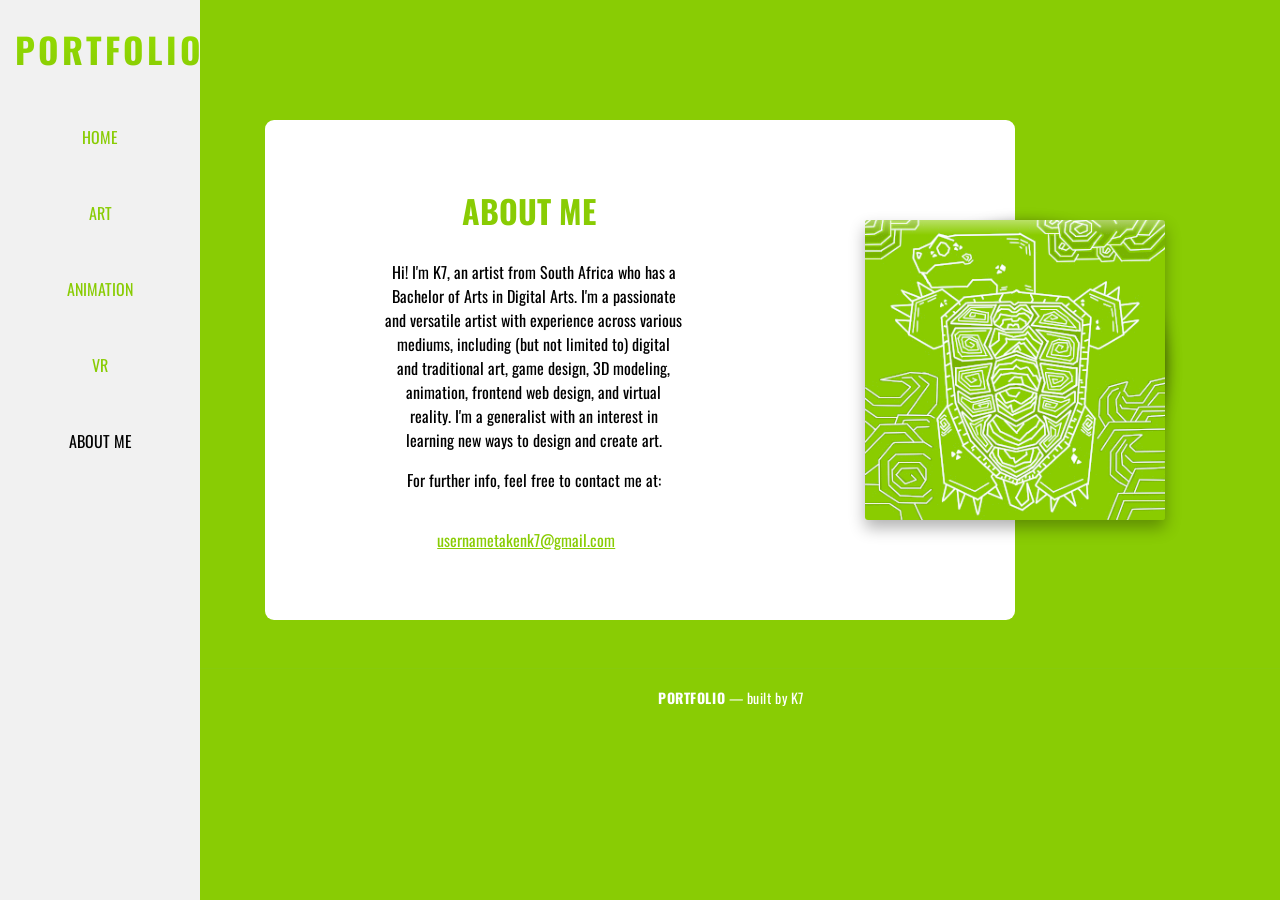
<file: ABOUTME/index.html>
<!DOCTYPE html>
<html lang="en">
<head>
  <meta charset="UTF-8" />
  <meta name="viewport" content="width=device-width, initial-scale=1.0" />
  <meta name="description" content="Portfolio Homepage" />
  <meta name="author" content="Kesavan Naicker" />
  <meta name="keywords" content="Portfolio, Art, VR, Animations, About Me, K7" />
  <title>Portfolio</title>

  <!--Favicon-->
  <link rel="icon" type="image/icon" href="../IMAGES/ICONS/Favicon 2.png" />


  <!-- FONTS -->
  <link rel="stylesheet" href="https://fonts.googleapis.com/css2?family=Oswald" />

  <!--CSS -->
  <link rel="stylesheet" href="../CSS/Main_Style.CSS" />
  <link rel="stylesheet" href="../CSS/Footer_Style.CSS" />
  <link rel="stylesheet" href="../CSS/AboutPage_Style.CSS"/>
  <link rel="stylesheet" href="../CSS/BurgerMenu_Style.CSS"/>


  <!-- GSAP -->
  <script src="https://cdnjs.cloudflare.com/ajax/libs/gsap/3.13.0/gsap.min.js"></script>

    <!--Javascripts-->
    <script type="module">
    import { initialise } from "../JavaScript/navMenu.js";
    // create the DOM markup for the menu items first
    document.addEventListener("DOMContentLoaded", () => initialise("ABOUT ME"));
  </script>
  <script type="module" src="../JavaScript/heroButton.js"></script>
  <script type="module" src="../JavaScript/vinylAlbum.js"></script>
  <script type="module" src="../JavaScript/burgerMenu.js"></script>


  
</head>

<body>
<header>
  <button type="button">
  <h1 class="textContainer">PORTFOLIO</h1>
  </button>
  <audio id="360Audio">
    <source src="../AUDIO/brat 360 Sound Bite.mp3" type="audio/mpeg">
    Your browser does not support the audio element.
  </audio>


  <!-- Burbger Menu -->
  <div class="hamburger-icon" id="icon">
    <div class="icon-1" id="a"></div>
    <div class="icon-2" id="b"></div>
    <div class="icon-3" id="c"></div>
    <div class="clear"></div>
  </div>
 </div> 

  <div class="overlay" id="curtain-overlay">
      <a href="../index.html">HOME</a>
      <a href="../ART/index.html">ART</a>
      <a href="../ANIMATIONS/index.html">ANIMATION</a>
      <a href="../VR/index.html">VR</a>
      <!-- <a href="./GAMES/index.html">GAMES</a> -->
      <a class="active" href="../ABOUTME/index.html">ABOUT ME</a>
      
  </div>


  <div class="slide-menu">
    <nav aria-hidden="true"></nav>
  </div>

  
</header>

  <main>

    <div class="about-me-container">

              <div class="K7-info">
                <div class="description">
                <h2>ABOUT ME</h2>
                <p>
                  <ul>
                  Hi! I'm K7, an artist from South Africa who has a Bachelor of Arts in Digital Arts. 
                  I'm a passionate and versatile artist with experience across various mediums, including (but not limited to) digital and traditional art, 
                  game design, 3D modeling, animation, frontend web design, and virtual reality. 
                  I'm a generalist with an interest in learning new ways to design and create art.
                  </ul>

                 <ul>
                 For further info,  feel free to contact me at:
                 </ul>
                 
                 <a href="mailto:usernametakenk7@gmail.com">usernametakenk7@gmail.com</a>
                </p>
              </div>
                </div>
              

<div class="audio-hover">

    <audio id="360Audio2">
    <source src="../AUDIO/360 sound bite 2.mp3" type="audio/mpeg">
    Your browser does not support the audio element.
   </audio>

          <button id="hover-btn" class="album" data-cover-url="../IMAGES/ALBUM/Album Cover Photo.jpg">
            <div class="cover">
              <img src="../IMAGES/ALBUM/Album Cover Photo.jpg" alt="Album Cover">
            </div>
               <div class="vinyl">
			           <div class="vinyl-cover"></div>
	  	         </div>
          </button>
           
</div>

               
          
    </div>


  </main>

<footer>
    <div class="footer-center">
      <strong>PORTFOLIO</strong> — built by K7
    </div>
</footer>





</body>
</html>
</file>
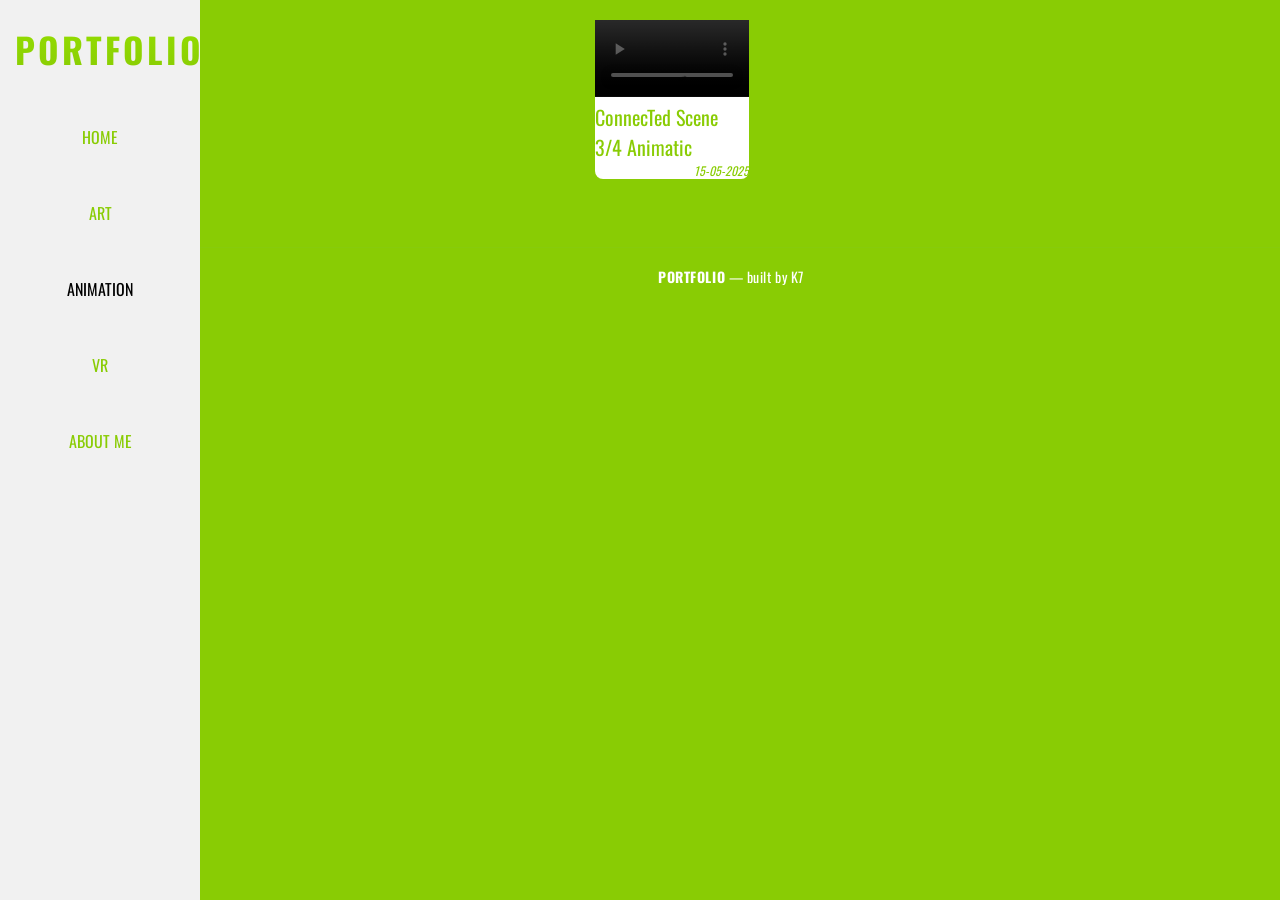
<file: ANIMATIONS/index.html>
<!DOCTYPE html>
<html lang="en">
<head>
  <meta charset="UTF-8" />
  <meta name="viewport" content="width=device-width, initial-scale=1.0" />
  <meta name="description" content="Portfolio Homepage" />
  <meta name="author" content="Kesavan Naicker" />
  <meta name="keywords" content="Portfolio, Art, VR, Animations, About Me, K7" />
  <title>Portfolio</title>

  <!--Favicon-->
  <link rel="icon" type="image/icon" href="../IMAGES/ICONS/Favicon 2.png" />


  <!-- FONTS -->
  <link rel="stylesheet" href="https://fonts.googleapis.com/css2?family=Oswald" />

  <!--CSS -->
  <link rel="stylesheet" href="../CSS/Main_Style.CSS" />
  <link rel="stylesheet" href="../CSS/Footer_Style.CSS" />
  <link rel="stylesheet" href="../CSS/Anim_Style.CSS"/>
  <link rel="stylesheet" href="../CSS/BurgerMenu_Style.CSS"/>


  <!-- GSAP -->
  <script src="https://cdnjs.cloudflare.com/ajax/libs/gsap/3.13.0/gsap.min.js"></script>

    <!--Javascripts-->
    <script type="module">
    import { initialise } from "../JavaScript/navMenu.js";
    // create the DOM markup for the menu items first
    document.addEventListener("DOMContentLoaded", () => initialise("ANIMATION"));
  </script>
  <script type="module" src="../JavaScript/heroButton.js"></script>
  <script type="module" src="../JavaScript/burgerMenu.js"></script>

  
</head>

<body>
<header>
  <button type="button">
  <h1 class="textContainer">PORTFOLIO</h1>
  </button>
  <audio id="360Audio">
    <source src="../AUDIO/brat 360 Sound Bite.mp3" type="audio/mpeg">
    Your browser does not support the audio element.
  </audio>

  <nav>
    
  </nav>

  <!-- Burbger Menu -->
  <div class="hamburger-icon" id="icon">
    <div class="icon-1" id="a"></div>
    <div class="icon-2" id="b"></div>
    <div class="icon-3" id="c"></div>
    <div class="clear"></div>
  </div>
 </div> 

  <div class="overlay" id="curtain-overlay">
      <a href="../index.html">HOME</a>
      <a href="../ART/index.html">ART</a>
      <a class="active" href="../ANIMATIONS/index.html">ANIMATION</a>
      <a href="../VR/index.html">VR</a>
      <!-- <a href="./GAMES/index.html">GAMES</a> -->
      <a href="../ABOUTME/index.html">ABOUT ME</a>
      
  </div>
  

</header>

<main>

  <div class="videoGallery">

   <!-- Video Container/Card -->
    <div class="videoCard">
      <div class="videoWrapper">
        <video controls muted loop>
          <source src="../VIDEOS/ANIMATIC/Animation_010001-1010.mp4" type="video/mp4" />
        </video>
      </div>
      <div class="videoInfo">
        <div class="title">ConnecTed Scene 3/4 Animatic</div>
        <div class="date">15-05-2025</div>
      </div>
    </div>

    



  </div>



</main>

<footer>
    <div class="footer-center">
      <strong>PORTFOLIO</strong> — built by K7
    </div>
</footer>





</body>
</html>
</file>
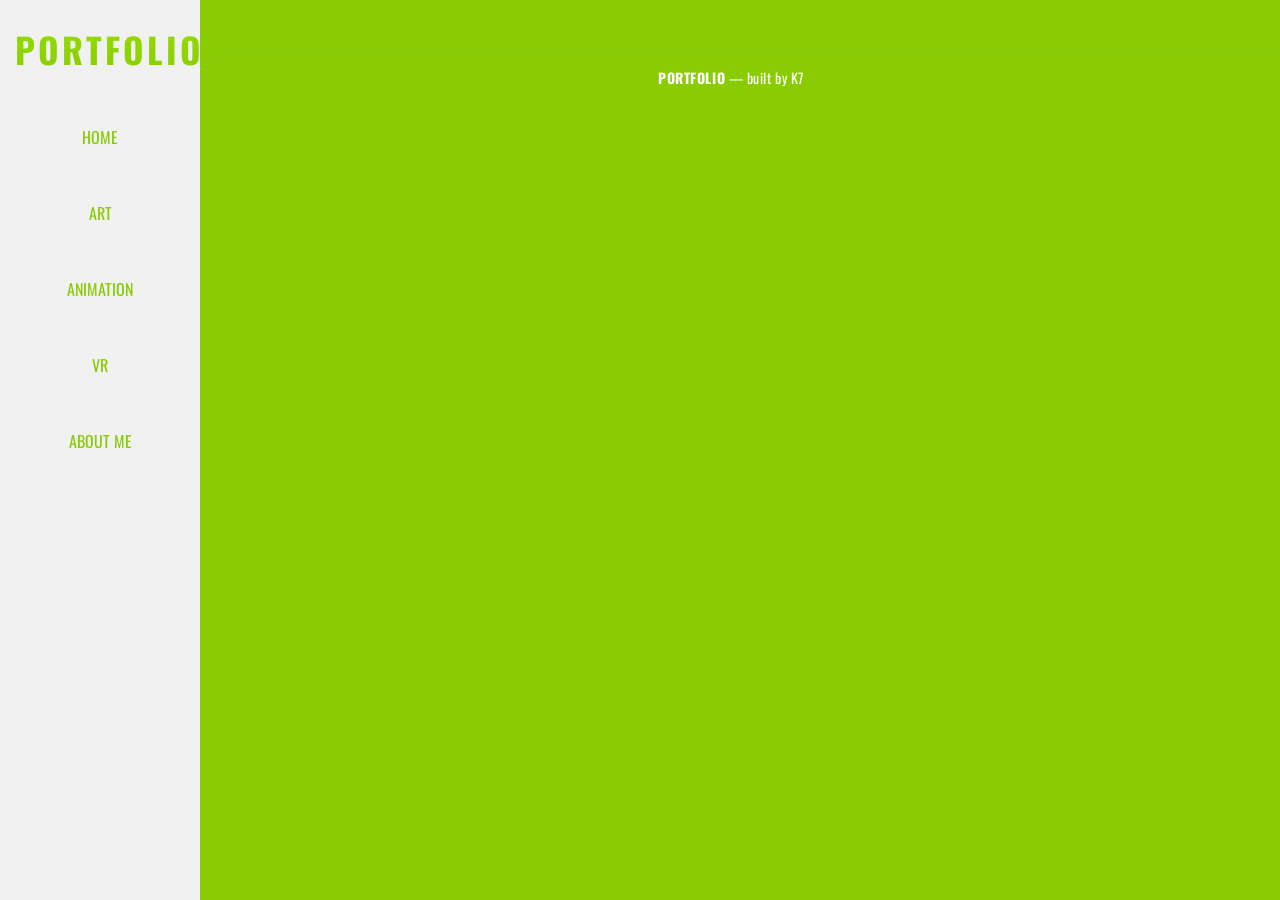
<file: GAMES/index.html>
<!DOCTYPE html>
<html lang="en">
<head>
  <meta charset="UTF-8" />
  <meta name="viewport" content="width=device-width, initial-scale=1.0" />
  <meta name="description" content="Portfolio Homepage" />
  <meta name="author" content="Kesavan Naicker" />
  <meta name="keywords" content="Portfolio, Art, VR, Animations, About Me, K7" />
  <title>Portfolio</title>

  <!--Favicon-->
  <link rel="icon" type="image/icon" href="../IMAGES/ICONS/Favicon 2.png" />


  <!-- FONTS -->
  <link rel="stylesheet" href="https://fonts.googleapis.com/css2?family=Oswald" />

  <!--CSS -->
  <link rel="stylesheet" href="../CSS/Main_Style.CSS" />
  <link rel="stylesheet" href="../CSS/Footer_Style.CSS" />

  <!-- GSAP -->
  <script src="https://cdnjs.cloudflare.com/ajax/libs/gsap/3.13.0/gsap.min.js"></script>

    <!--Javascripts-->
    <script type="module">
    import { initialise } from "../JavaScript/navMenu.js";
    // create the DOM markup for the menu items first
    document.addEventListener("DOMContentLoaded", () => initialise("GAMES"));
  </script>
  <script type="module" src="../JavaScript/heroButton.js"></script>


  
</head>

<body>
<header>
  <button type="button">
  <h1 class="textContainer">PORTFOLIO</h1>
  </button>
  <audio id="360Audio">
    <source src="../AUDIO/brat 360 Sound Bite.mp3" type="audio/mpeg">
    Your browser does not support the audio element.
  </audio>

  <!-- Burbger Menu -->
  <!-- <h2>
    <button class="hamburgBtn" id="menuButton" aria-controls="siteMenu" aria-expanded="false" aria-label="Toggle menu">
      <svg class="burger" viewBox="0 0 24 24" width="36" height="36" aria-hidden="true" focusable="false">
        <path id="barTop"    d="M4 6 L20 6"  fill="none" stroke="currentColor" stroke-linecap="round" stroke-width="2.6"/>
        <path id="barMid"    d="M4 12 L20 12" fill="none" stroke="currentColor" stroke-linecap="round" stroke-width="2.6"/>
        <path id="barBottom" d="M4 18 L20 18" fill="none" stroke="currentColor" stroke-linecap="round" stroke-width="2.6"/>
      </svg>
    </button>
  </h2> -->


  <div class="slide-menu">
    <nav aria-hidden="true"></nav>
  </div>

  
</header>

  <main>


  </main>

<footer>
    <div class="footer-center">
      <strong>PORTFOLIO</strong> — built by K7
    </div>
</footer>





</body>
</html>
</file>
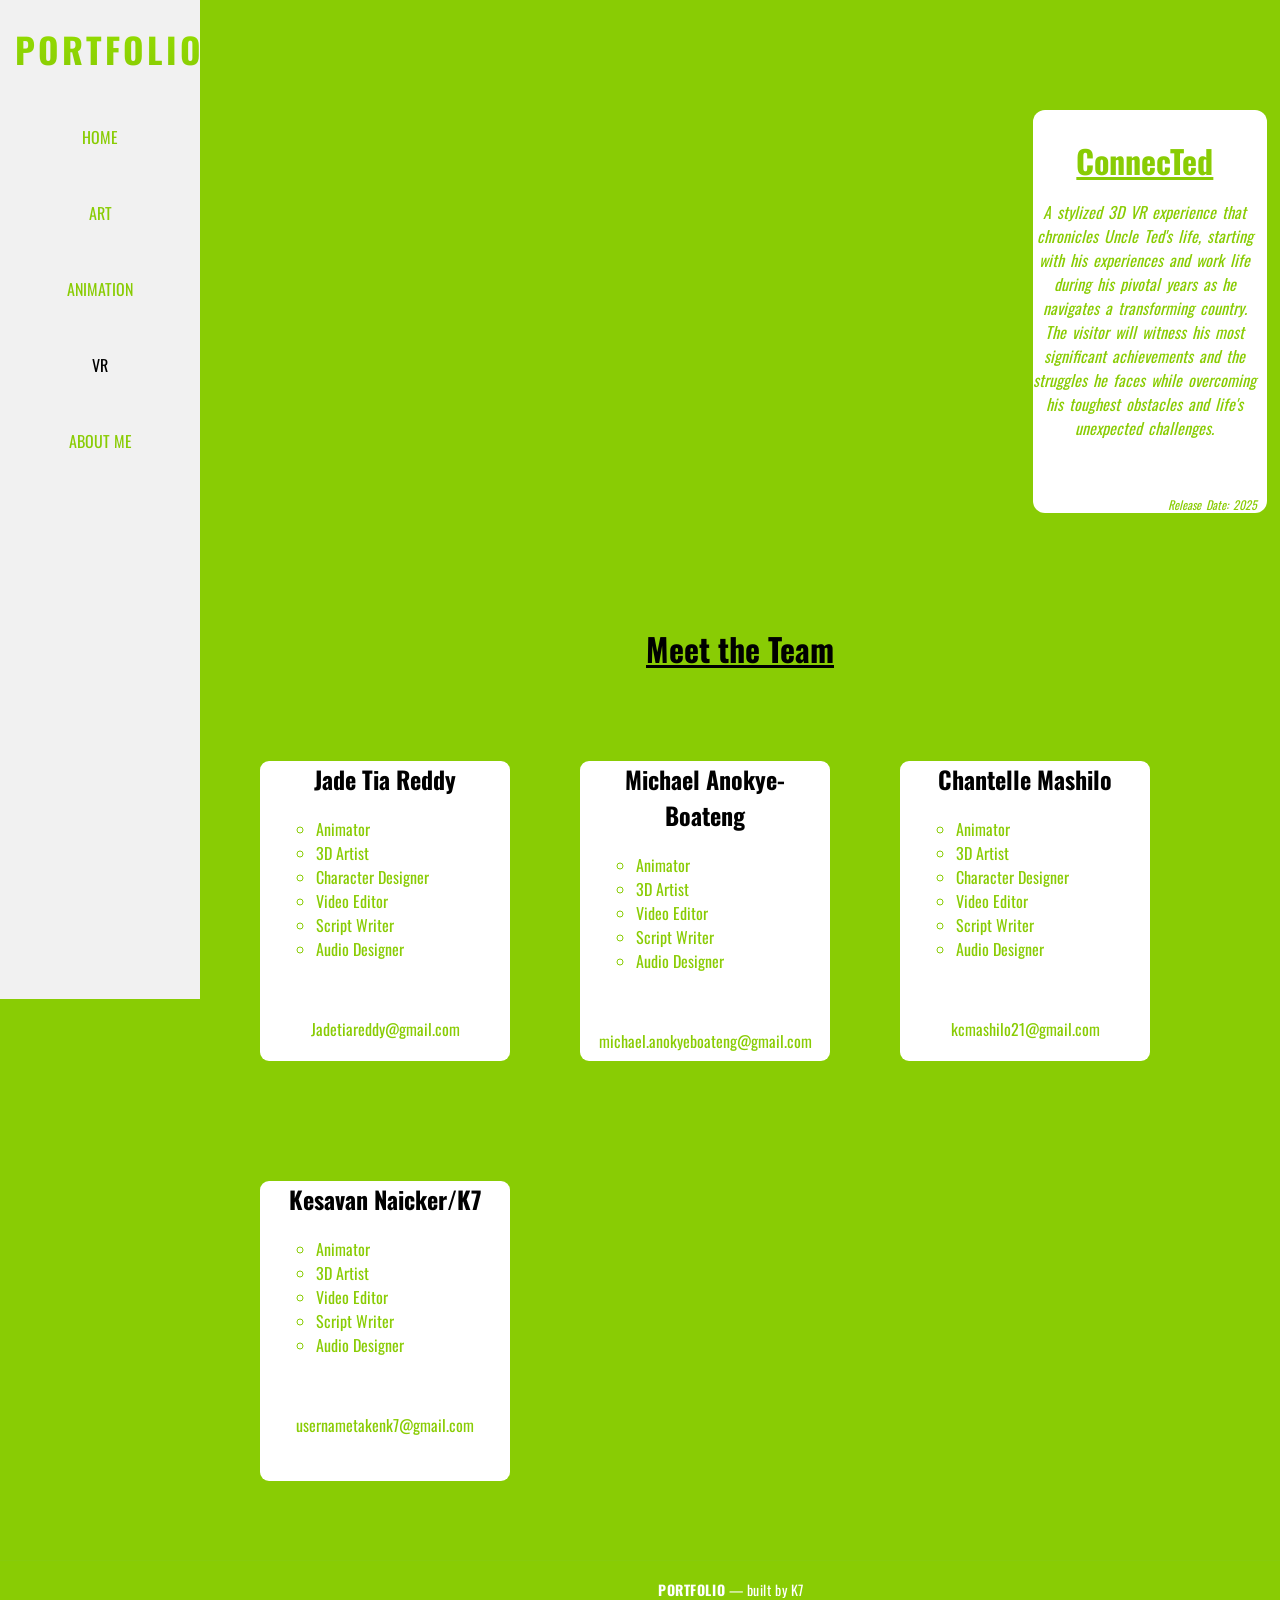
<file: VR/ConnecTedVR.html>
<!DOCTYPE html>
<html lang="en">
<head>
  <meta charset="UTF-8" />
  <meta name="viewport" content="width=device-width, initial-scale=1.0" />
  <meta name="description" content="Portfolio Homepage" />
  <meta name="author" content="Kesavan Naicker" />
  <meta name="keywords" content="Portfolio, Art, VR, Animations, About Me, K7" />
  <title>ConnecTed VR</title>

  <!--Favicon-->
  <link rel="icon" type="image/icon" href="../IMAGES/ICONS/Favicon 2.png" />


  <!-- FONTS -->
  <link rel="stylesheet" href="https://fonts.googleapis.com/css2?family=Oswald" />

  <!--CSS -->
  <link rel="stylesheet" href="../CSS/Main_Style.CSS" />
  <link rel="stylesheet" href="../CSS/Footer_Style.CSS" />
  <link rel="stylesheet" href="../CSS/VRVideo_Style.CSS" />
  <link rel="stylesheet" href="../CSS/BurgerMenu_Style.CSS" />


  <!-- GSAP -->
  <script src="https://cdnjs.cloudflare.com/ajax/libs/gsap/3.13.0/gsap.min.js"></script>

    <!--Javascripts-->
    <script type="module">
    import { initialise } from "../JavaScript/navMenu.js";
    // create the DOM markup for the menu items first
    document.addEventListener("DOMContentLoaded", () => initialise("VR"));
  </script>
  <script type="module" src="../JavaScript/heroButton.js"></script>
  <script type="module" src="../JavaScript/burgerMenu.js"></script>


  
</head>

<body>
<header>

  <button type="button">
  <h1 class="textContainer">PORTFOLIO</h1>
  </button>
  <audio id="360Audio">
    <source src="../AUDIO/brat 360 Sound Bite.mp3" type="audio/mpeg">
    Your browser does not support the audio element.
  </audio>


  <!-- Burbger Menu -->
  <div class="hamburger-icon" id="icon">
    <div class="icon-1" id="a"></div>
    <div class="icon-2" id="b"></div>
    <div class="icon-3" id="c"></div>
    <div class="clear"></div>
  </div>
 </div> 

  <div class="overlay" id="curtain-overlay">
      <a href="../index.html">HOME</a>
      <a href="../ART/index.html">ART</a>
      <a href="../ANIMATIONS/index.html">ANIMATION</a>
      <a class="active" href="../VR/index.html">VR</a>
      <!-- <a href="./GAMES/index.html">GAMES</a> -->
      <a href="../ABOUTME/index.html">ABOUT ME</a>
      
  </div>


  <div class="slide-menu">
    <nav aria-hidden="true"></nav>
  </div>

  
</header>

  <main>
    <div class="video-description-container">
    <iframe width="560" height="315"
     src="https://www.youtube.com/embed/bq21fjhNz_8?si=fkV2w9pHbIfKx-V9" title="YouTube video player" frameborder="0" allow="accelerometer; autoplay; clipboard-write; encrypted-media; gyroscope; picture-in-picture; web-share; " referrerpolicy="strict-origin-when-cross-origin" allowfullscreen>
    </iframe>

    <div class="description">
        <h2 class="title"> ConnecTed  </h2>
            <p class="synopsis">
               A stylized 3D VR experience that chronicles Uncle Ted's life, starting with his experiences and work life during his pivotal years as he navigates a transforming country.
               The visitor will witness his most significant achievements and the struggles he faces while overcoming his toughest obstacles and life's unexpected challenges.
            </p>
            <a class="release-date">Release Date:  2025</a>
    </div>
    </div>


    <div id="teamCards" >
        <h3 class="team-title">Meet the Team</h3>
    <div class="row">
         <div class="column">
           <div class="card">
              <div class="container">
                   <h2>Jade Tia Reddy</h2>
                      <ul class="role">
                        <li>Animator</li>
                        <li>3D Artist</li>
                        <li>Character Designer</li>
                        <li>Video Editor</li>
                        <li>Script Writer</li>
                        <li>Audio Designer</li>
                      </ul>
                      <a href="mailto:Jadetiareddy@gmail.com">Jadetiareddy@gmail.com</a>
                </div>
            </div>
         </div>
  

         <div class="column">
           <div class="card">
              <div class="container">
                   <h2>Michael Anokye-Boateng</h2>
                     <ul class="role">
                        <li>Animator</li>
                        <li>3D Artist</li>
                        <li>Video Editor</li>
                        <li>Script Writer</li>
                        <li>Audio Designer</li>
                     </ul>
                      <a href="mailto:michael.anokyeboateng@gmail.com">michael.anokyeboateng@gmail.com</a>
                </div>
            </div>
         </div>
  

         <div class="column">
           <div class="card">
              <div class="container">
                   <h2>Chantelle Mashilo</h2>
                      <ul class="role">
                        <li>Animator</li>
                        <li>3D Artist</li>
                        <li>Character Designer</li>
                        <li>Video Editor</li>
                        <li>Script Writer</li>
                        <li>Audio Designer</li>
                      </ul>
                      <a href="mailto:kcmashilo21@gmail.com">kcmashilo21@gmail.com</a>
                </div>
            </div>
         </div>
  

         <div class="column">
           <div class="card">
              <div class="container">
                   <h2>Kesavan Naicker/K7</h2>
                    <ul class="role">
                        <li>Animator</li>
                        <li>3D Artist</li>
                        <li>Video Editor</li>
                        <li>Script Writer</li>
                        <li>Audio Designer</li>
                      </ul>
                      <a href="mailto:usernametakenk7@gmail.com">usernametakenk7@gmail.com</a>
                </div>
            </div>
         </div>
 

    </div>
    

  



  </main>

<footer>
    <div class="footer-center">
      <strong>PORTFOLIO</strong> — built by K7
    </div>
</footer>





</body>
</html>
</file>
<file: CSS/Main_Style.CSS>
body{

    background-color: #89cc04;
    font-family: "Oswald", sans-serif;
    margin: 0;
    padding: 0;
}

main{
    display: flex;
    flex-direction: column;
    align-items: center;
    justify-content: center;

}

h1{
    color: #89cc04;
    font-family: "Oswald", sans-serif;
    text-align: center;
    margin-left: 15px;
    font-size: 35px;
    letter-spacing: 3px;
}

.textContainer {
  text-decoration: none;
  -webkit-background-clip: text;
  -webkit-text-fill-color: transparent;
  background-image: linear-gradient(0deg, #89cc04, #94de00 50%, #080808 0);
  background-size: 100% 200%;
  background-position: 100% 0%;
  color: #080808;
}

.hamburger-icon{
  color: #89cc04;
  display: none;
}

button {
    background: none;
    border: none;
    padding: 0;
    cursor: pointer;
}

h1:hover {
  animation: pulse-zoom 3s ease-in-out infinite;
  cursor: pointer; 
}

/* The side navigation menu */
.slide-menu, header {
  margin: 0;
  padding: 0;
  width: 200px;
  background-color: #f1f1f1;
  position: fixed;
  height: 100%;
  overflow: auto;
  overflow-x: hidden; /* Disable horizontal scroll */
}

/* Sidebar links */
.slide-menu a {
  display: block;
  color: #89cc04;
  padding: 26px;
  text-align: center;
  text-decoration: none;
}

.slide-menu a:hover:not(.active) {
  color: #000000;
  text-transform: lowercase; /* lowercase only on hover, not active */
  letter-spacing: 2px;
  animation: bounce 0.5s ease-in-out;
}

.slide-menu a.active {
  color: #000000;
  text-transform: uppercase;
}

ul.slide-menu-list {
  list-style-type: none;
  padding: 0;
  margin: 0;
}



/* Page content. The value of the margin-left property should match the value of the sidebar's width property */
div.content {
  margin-left: 200px;
  padding: 1px 16px;
  height: 1000px;
}

@keyframes bounce {
  0%, 100% { transform: translateY(0); }
  50% { transform: translateY(-5px); }
}

@keyframes pulse-zoom {
  0% { transform: scale(1); }
  50% { transform: scale(1.05); }
  100% { transform: scale(1); }
}


/* Responsiveness */
@media (max-width: 650px) {



main{
    display: grid;
    align-items: center;
    justify-content: center;

}

header{
  width: 100%;
  position: fixed;
  top: 0;
  left: 0;
  z-index: 999; /* Ensures it is on top */
}

h1{
    color: #000000;
    font-family: "Oswald", sans-serif;
    font-size: 30px;
    letter-spacing: 3px;
}

.head-Container{

  display: flex;
  align-items: center;
  justify-content: space-between;
  width: 100%;

}

.hamburger-icon{
  display: flex;
}


.textContainer {
  text-decoration: none;
  -webkit-background-clip: text;
  -webkit-text-fill-color: transparent;
  background-image: linear-gradient(0deg, #89cc04, #94de00 50%, #080808 0);
  background-size: 100% 200%;
  background-position: 100% 0%;
  color: #080808;
  z-index: 999; /* Ensures it is on top */

}

button {
    background: none;
    border: none;
    padding: 0;
    cursor: pointer;
}

h1:hover {
  animation: none;
}

/* The side navigation menu */
.slide-menu, header {
  margin: 0;
  padding: 0;
  background-color: #f1f1f1;
  height: auto;
  z-index: 999; /* Ensures it is on top */

}

/* Sidebar links */
.slide-menu a {
  display: none;
}


ul.slide-menu-list {
 display: none;
}
 



}
</file>
<file: CSS/Footer_Style.CSS>
footer {
  width: 100%;
  box-sizing: border-box;
  padding: 18px;
  padding-left: 200px;
  display: flex;
  align-items: center;
  justify-content: center;
  color: #ffffff;
  font-family: "Oswald", system-ui, sans-serif;
  font-size: 14px;
  letter-spacing: 0.04em;
  margin-top: 48px;
  background: transparent;
  border-top: 1px solid rgba(92,172,199,0.04);
  z-index: 10;
}


.footer-center .note {
  text-align: right;
  opacity: 0.9;
}

/* mobile tweak */
@media (max-width: 650px) {

  footer{
  width: 100%;
  padding: 18px;
  display: flex;
  align-items: center;
  justify-content: center;
  color: #ffffff;
  background: transparent;
  border-top: 1px solid rgba(92,172,199,0.04);
  z-index: 10;
  }

  
}
</file>
<file: CSS/AboutPage_Style.CSS>
.about-me-container {
  display: flex;
  justify-content: center; /* Center the container horizontally */
  align-items: flex-start; /* Align items to the top */
  box-sizing: border-box;
  padding-top: 120px;
  text-align: center;
  flex-wrap: wrap; /* Allow wrapping on smaller screens if needed */
  position: relative;
}

.album {
	--album-size: 300px; /* Base size */
	--vinyl-size: 280px; /* Base vinyl size */
	--border-radius: 3px; /* Border radius */
	--cover-translate: -10px; /* Translation for hover */
	--cover-rotate: -2deg; /* Rotation for hover */
	--vinyl-translate: 50%; /* Vinyl translation for hover */
	--vinyl-rotate: 360deg; /* Vinyl rotation for hover */

  position: absolute;
  width: var(--album-size);
  height: var(--album-size);
  margin: 1rem 100px;
  top: 220px;
  left: 600px;
  margin: 0;
  padding: 0;

    
    

}

	.cover {
		position: relative;
		width: 100%;
		height: 100%;
		border-radius: var(--border-radius);
		overflow: hidden;
		box-shadow: 0 8px 16px rgba(0, 0, 0, 0.3);
		z-index: 2;
		transition: transform 0.5s ease-in-out; 
    }

		img {
			width: 100%;
			height: 100%;
			object-fit: cover;
		}

.cover::before {
  content: '';
  position: absolute;
  top: 0;
  left: 0;
  width: 100%;
  height: 10%;
  background: linear-gradient(to bottom, rgba(255, 255, 255, 0.4) 1%, transparent 50%);
  pointer-events: none;
  z-index: 3;
}

.cover::after {
  content: '';
  position: absolute;
  top: 0;
  left: 0;
  width: 100%;
  height: 100%;
  pointer-events: none;
  z-index: 3;
}
	

	.vinyl {
		position: absolute;
		top: 05px;
		
		right: 0;
		width: var(--vinyl-size);
		height: var(--vinyl-size);
		border-radius: 50%;
		background: 
			conic-gradient(from 50deg at 50% 50%, 
				transparent 46%, 
				rgba(255, 255, 255, 0.1) 48%, 
				rgba(255, 255, 255, 0.15) 51%, 
				transparent 56%),
			conic-gradient(from 225deg at 50% 50%, 
				transparent 46%, 
				rgba(255, 255, 255, 0.1) 48%, 
				rgba(255, 255, 255, 0.15) 51%, 
				transparent 56%),
			repeating-radial-gradient(circle, 
				rgba(120, 120, 120, 0.1) 0%, 
				rgba(192, 192, 192, 0.01) 1px, 
				transparent 1px, 
				transparent 4px),
			black;
		display: flex;
		justify-content: center;
		align-items: center;
		transition: transform 0.5s ease-in-out;
		box-shadow: 0 0 15px rgba(0, 0, 0, 0.5);
		z-index: 1;
    }

		.vinyl-cover {
			width: calc(var(--vinyl-size) / 2.8);
			height: calc(var(--vinyl-size) / 2.8);
			background-size: cover;
			background-position: center;
			border-radius: 50%;
			box-shadow: 0 0 0 5px black;
		}
	

	.album:hover .cover{
		transform: translateX(var(--cover-translate)) rotate(var(--cover-rotate));
	}

	.album:hover .vinyl{
		transform: translateX(var(--vinyl-translate)) rotate(var(--vinyl-rotate));
		
	}

.album.open {
	.cover {
		transform: translateX(var(--cover-translate)) rotate(var(--cover-rotate));
	}

	.vinyl {
       animation: spinThat 5s linear infinite;
	}
}


.description{
  width: 45%;
  height: 85%;
  padding-left: 80px;
  margin-top: 40px; /* moves it down within the container */
  border-color: black;
  position: relative;
  overflow: hidden;

}


.description h2{
  font-family: 'Oswald';
  font-size: 2em;
  text-align: center;
  padding-left: 30px;
  color: #89cc04;

}


.K7-info{
  background-color: rgb(255, 255, 255);
  color: #000;
  border-radius: 9px;
  width: 750px;
  height: 500px;
  pointer-events: none; /* Prevent interaction with the container */
}

.K7-info p{
  font-size: 0.8em;
  color: #000000; /* text color */
  text-align: center;
  font: 16px "Oswald", sans-serif;
  box-sizing: content-box;


}

a{
  color: #89cc04;
  text-align: center;
  display: flex;
  justify-content: center;
  align-items: center;
  padding-top: 20px;
  padding-left: 25px;
  pointer-events: visible;
}


@keyframes spinThat {
	0% {
		transform: rotate(0deg);
	}
	100% {
		transform: rotate(360deg);
	}
}

/* Responsiveness */
@media (max-width: 650px) {

.about-me-container {
  display: flex;
  justify-content: center; /* Center the container horizontally */
  align-items: flex-start; /* Align items to the top */
  box-sizing: border-box;
  text-align: center;
  flex-wrap: wrap; /* Allow wrapping on smaller screens if needed */
  position: relative;
}


.K7-info{
  background-color: rgb(255, 255, 255);
  color: #000;
  border-radius: 9px;
  width: 80%;
  height: auto;
  pointer-events: none; /* Prevent interaction with the container */
}

.description{
  width: 90%;
  height: auto;
  padding-left: 0px;
  margin-top: 0px; /* moves it down within the container */
  border-color: black;
  position: relative;
  overflow: hidden;

}

.description p{
	padding-top: 200px;
}

.description h2{
  font-family: 'Oswald';
  font-size: 2em;
  text-align: center;
  padding-left: 30px;
  color: #89cc04;

}


  .album{
	
  position: absolute;
  width: 40%;
  height: auto;
  top: 25%;
  left: 30%;
  margin: 0;
  padding: 0;
  touch-action: none;


  }

  .album.open{
	display: none;
	  touch-action: none;

  }

  .album:hover{
	display: none;
	  touch-action: none;

	
  }


 .vinyl{
	display: none;
}

}
</file>
<file: CSS/BurgerMenu_Style.CSS>
.icon-1, .icon-2, .icon-3 {
    position: absolute;
    left: 25%;
    top: 50%;
    width: 32px;
    height: 4.5px;
    border-radius: 3px;
    background-color: #89CC04;
    transition: all 400ms cubic-bezier(.84,.06,.52,1.8);
}

.icon-1 {
  transform: translateY(-8px);
  animation-delay: 100ms;
}

.icon-3 {
  transform: translateY(8px);
  animation-delay: 250ms;
}

.hamburger-icon {
  position: absolute;
  height: 66px;
  width: 60px;
  top: 10%;
  left: 85%;
  z-index: 1000;
  cursor: pointer;
  border-radius: 50%;
  transition: all 0.2s ease-in-out;
  overflow: hidden;
}

.icon-1.a {
  transform: rotate(40deg);
  background-color: #ffffff;

}
.icon-3.b {
  transform: rotate(-40deg);
  background-color: #ffffff;

}
.icon-2.c {
  opacity: 0;
}

.clear {
  clear: both;
}

@keyframes slideIn {
  0% {
    width: 0%;
    transform: scale(.3);
    opacity: 0;
  }
  
  100% {
    width: 50%;
   transform:scale(1);
    opacity: 1;
  }
}


@keyframes shotup {
  0% {
    transform: translateY(300%) ;
    opacity: 0;
  }
  90% {
    transform: translateY(-50px);
  }
  100% {
    transform: translateY(0%) ;
    opacity: 1;
  }
}

@keyframes slideDownBounce {
    0% {
    top: 70px; /* start above the view */
    opacity: 0;
  }
  60% {
    top: 150px; /* move slightly below final position for bounce */
    opacity: 1;
  }
  80% {
    top: 100px; /* bounce back above final position */
  }
  100% {
    top: 120px; /* final position */
    opacity: 1;

  }
}

.overlay {
  position: fixed;
  top: 9%;
  left: 0;
  background: #000000;
  height: 0%;
  width: 100%;
  transition: all 500ms cubic-bezier(.62,.04,.3,1.8);
  transition-delay: 50ms;
  z-index: -999;
  opacity: 1;
}

.overlay  a{
  display: none;

}

.overlay.slide {
  height: 100%;
  opacity: 1;
  
}

header {
  transition: background-color 0.5s ease;
}


body.overlay-active header {
  background-color: #000000;
}

/* When overlay is inactive: delay before changing back */
body.overlay-inactive header {
  background-color: #ffffff;
  transition-delay: 100s; 
}

.overlay.slide a {
  display: flex;
  justify-content: center;
  align-items: center;
  color: #89cc04;
  font-family: "Oswald", sans-serif;
  font-size: 28px;
  font-weight: bold;
  letter-spacing: 3px;
  padding: 26px;
  text-decoration: none;
  position: relative;
  top: 120px;
  margin: 0;  
  /* Animate with bounce effect */
  animation: slideDownBounce 600ms ease-out forwards;
  /* Delay the start of the links appearing */
  animation-delay: 0.2s; /* 1 second delay, adjust as needed */
  opacity: 0;

 }

.overlay.slide a.active{
    color: #ffffff;

}
</file>
<file: CSS/Anim_Style.CSS>
.videoGallery {
  display: flex;
  flex-wrap: wrap;
  margin-left: 210px; /* space for side nav */
  padding: 10px;
}

.videoCard {
  display: flex;
  flex-direction: column;
  align-items: center;
  width: 48%; /* two per row with spacing */
  margin: 10px;
  background-color: #ffffff; /* optional */
  border-radius: 8px;
}

.videoCard:hover {
  transform: translateY(-5px);
  background-color: #000000; /* optional hover effect */
  box-shadow: 0 4px 8px rgba(0,0,0,0.2);
}


/* Optional: style videos */
video {
  width: 100%;
}

.title {
  font-size: 1.25em;
  text-align: left;
  color: #89cc04;
  margin: 0;
}

.date {
  font-size: 0.75em;
  color: #89cc04;
  text-align: right;
  font-style: italic;
  margin: 0;
}


/* Responsiveness */
@media (max-width: 650px) {

  .videoGallery {
  display: flex;
  flex-wrap: wrap;
  max-width: 100%;
  height: auto;
  padding-top: 25%;
  margin-left: 0px; 

}

.videoCard {
  display: flex;
  flex-direction: column;
  align-items: center;
  width: 100%; /* two per row with spacing */
  margin: 10px;
  background-color: #ffffff; /* optional */
  border-radius: 8px;

}

.videoCard:hover {
  transform: translateY(-0,5%);
  background-color: #000000; /* optional hover effect */
  box-shadow: 0 4px 8px rgba(0,0,0,0.2);
}


}
</file>
<file: CSS/VRVideo_Style.CSS>
.video-description-container {
  display: flex;
  align-items: flex-start;
  margin-left: 210px;
  padding-top: 10px;
  gap: 20px;
}

iframe{
  width: 75%;
  height: auto;
  aspect-ratio: 16 / 9;
  border: none;
  border-radius: 12px;
 
}
 

.description{
  background-color: #ffffff;
  width: 21%;
  height: 40%;
  padding-right: 10px;
  font-family: 'Oswald';
  color: #89cc04;
  border-radius: 12px;
  margin-top: 100px; /* moves it down within the container */
  border-color: black;
  word-spacing: 2px;
  position: relative;
  overflow: hidden;

}

.description::before {
  content: '';
  position: absolute;
  top: -50%;
  left: -50%;
  width: 200%;
  height: 200%;
  background: linear-gradient(
    0deg, 
    transparent, 
    transparent 30%, 
    rgb(137, 204, 4)
    
  );
  transform: rotate(-45deg);
  transition: all 0.5s ease;
  opacity: 0;
}

.description:hover {
  transform: scale(1.05);
  box-shadow: 0 0 20px rgb(0, 0, 0);
}

.description:hover::before {
opacity: 1;
  transform: rotate(-45deg) translateY(100%);
}



.title{
    font-size: 2em;
    text-align: center;
    text-decoration: underline;
    margin-bottom: 10px;
    
}

.synopsis {
    font-size: 1em;
    font-weight: normal;
    font-style: italic;
    text-align: center;
    display: flex;
}

.release-date{
    font-size: .75em;
    font-weight: normal;
    font-style: italic;
    text-align: right;
    display: flex;
    text-decoration: none;
    justify-content: flex-end;
    align-items: flex-end;
}

#teamCards {
  width: calc(100% - 220px);
  margin-top: 80px;
  margin-left: 200px;
}

.row {
  display: flex;
  flex-wrap: wrap;
  justify-content: left;
  gap: 20px;
}

/* Optional: style columns */
.column {
  width: 200px;
  display: block;
  height: 300px;
  padding: 50px;
}

/* Add some shadows to create a card effect */
.card {
  background-color: rgb(255, 255, 255);
  color: #000;
  border-radius: 9px;
  width: 250px;
  height: 300px;
  
}

.card:hover {
    background-color: rgb(0, 0, 0);
}

/* Some left and right padding inside the container */
.container {
  padding: 0 16px;
  text-align: center;
}

.card:hover h2 {
      color: #ffffff;
      text-decoration:line-through;

}

.role {
  color: #89cc04;
}


h3.team-title {
  font-family: 'Oswald';
  color: #000000;
  text-align: center;
  font-size: 2em;
  margin-bottom: 20px;
  text-decoration: underline;
}

ul.role {
  margin-top: 10px;
  text-align: left;
  list-style-type: circle;

}

a{
  color: #89cc04;
  text-decoration: none;
  text-align: center;
  display: flex;
  justify-content: center;
  align-items: center;
  padding-top: 40px;
}


/* Responsiveness */
@media (max-width: 650px) {
.video-description-container {
  display: flex;
  flex-direction: column;
  align-items: center;
  margin-left: 0px;
  padding-top: 30%;
}

iframe{
  width: 95%;
  height: auto;
  aspect-ratio: 16 / 9;
  border: none;
  border-radius: 12px;
 
}
 
  .description {
    background-color: #ffffff;
    width: 80%; /* make description take full width */
    height: auto; /* let height adjust based on content */
    padding-right: 10px;
    font-family: 'Oswald';
    color: #89cc04;
    border-radius: 12px;
    margin-top: 10px; /* space between iframe and description */
    border: 1px solid black; /* fixed border style, use border property */
    word-spacing: 2px;
    overflow: hidden; /* optional, if content overflows */
  }


  #teamCards {
    width: 100%;
    display: grid; /* switch to grid layout */
    grid-template-columns: repeat(2, 1fr); /* 2 columns */
    grid-template-rows: repeat(2, auto); /* 2 rows */
    margin-top: 80px;
    margin-left: 0;
  }

  /* Add some shadows to create a card effect */
.card {
  background-color: rgb(255, 255, 255);
  color: #000;
  border-radius: 9px;
  width: 150%;
  height: 100%;
  margin-top: 30%;
  display: flex;

  
}


  h3.team-title {
  font-family: 'Oswald';
  color: #000000;
  font-size: 2em;
  text-decoration: underline;
  position:absolute;
  margin-left: 30%;
}

/* Some left and right padding inside the container */
.container {
  padding: 0 33px;
  text-align: center;
  
}

.role {
  color: #89cc04;
}


ul.role {
  margin-top: 10px;
  text-align: left;
  list-style-type: circle;

}

a{
  color: #89cc04;
  text-decoration: none;
  text-align: center;
  display: flex;
  justify-content: center;
  align-items: center;
  padding-top: 40px;
}

  
}
</file>
